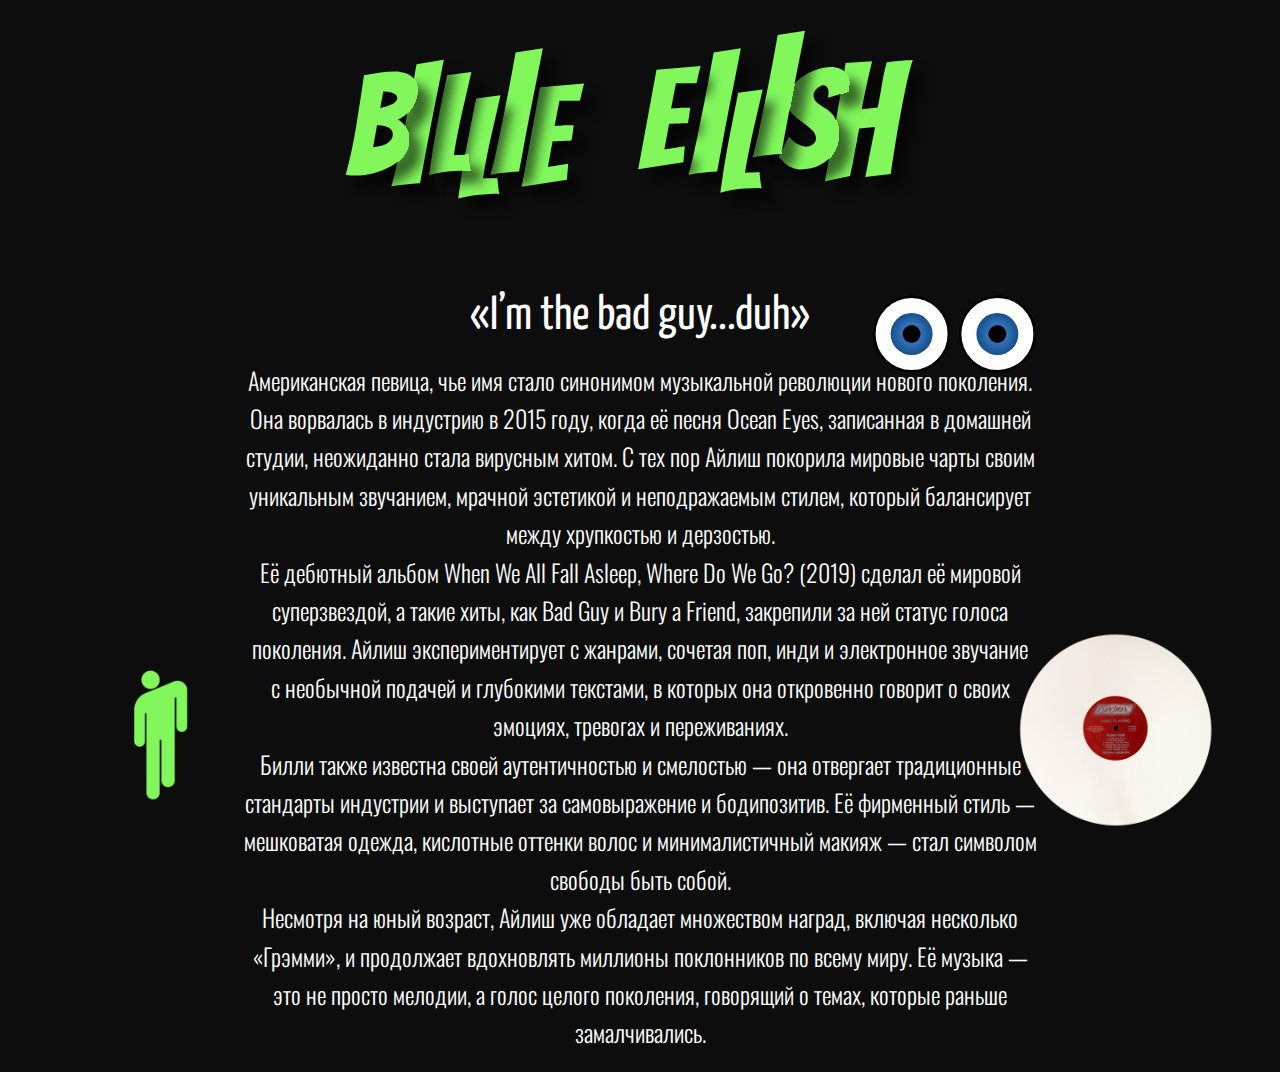
<file: index.html>
<!DOCTYPE html>
<html lang="ru">
<head>
    <meta charset="UTF-8">
    <meta name="viewport" content="width=device-width, initial-scale=1.0">
    <title>Billie Eilish</title>
    <link href="https://fonts.googleapis.com/css2?family=Oswald:wght@200..700&display=swap" rel="stylesheet">
    <link href="https://fonts.googleapis.com/css2?family=Yanone+Kaffeesatz:wght@200..700&display=swap" rel="stylesheet">
    <link rel="stylesheet" href="styles.css">
    
</head>
<body>
    <img src="images/NAME.svg" alt="Billie Eilish Title" class="name">
    <h><br></h>
    <h>&laquo;I&rsquo;m the bad guy...duh&raquo;</h>
    
    <p class="lead">Американская певица, чье имя стало синонимом музыкальной революции нового поколения. Она ворвалась в&nbsp;индустрию в&nbsp;2015&nbsp;году, когда её&nbsp;песня Ocean Eyes, записанная в&nbsp;домашней студии, неожиданно стала вирусным хитом. С&nbsp;тех пор Айлиш покорила мировые чарты своим уникальным звучанием, мрачной эстетикой и&nbsp;неподражаемым стилем, который балансирует между хрупкостью и&nbsp;дерзостью.

    <br>Её&nbsp;дебютный альбом When We&nbsp;All Fall Asleep, Where Do&nbsp;We&nbsp;Go? (2019) сделал её&nbsp;мировой суперзвездой, а&nbsp;такие хиты, как Bad Guy и&nbsp;Bury a&nbsp;Friend, закрепили за&nbsp;ней статус голосa поколения. Айлиш экспериментирует с&nbsp;жанрами, сочетая поп, инди и&nbsp;электронное звучание с&nbsp;необычной подачей и&nbsp;глубокими текстами, в&nbsp;которых она откровенно говорит о&nbsp;своих эмоциях, тревогах и&nbsp;переживаниях.

    <br>Билли также известна своей аутентичностью и&nbsp;смелостью&nbsp;&mdash; она отвергает традиционные стандарты индустрии и&nbsp;выступает за&nbsp;самовыражение и&nbsp;бодипозитив. Её&nbsp;фирменный стиль&nbsp;&mdash; мешковатая одежда, кислотные оттенки волос и&nbsp;минималистичный макияж&nbsp;&mdash; стал символом свободы быть собой.

    <br>Несмотря на&nbsp;юный возраст, Айлиш уже обладает множеством наград, включая несколько &laquo;Грэмми&raquo;, и&nbsp;продолжает вдохновлять миллионы поклонников по&nbsp;всему миру. Её&nbsp;музыка&nbsp;&mdash; это не&nbsp;просто мелодии, а&nbsp;голос целого поколения, говорящий о&nbsp;темах, которые раньше замалчивались.</p>
    
    <div class="images">
    <a href="biography.html" class="billie-figure">
        <img src="images/billie-figure.png" alt="Перейти к биографии">
    </a>
    <a href="discography.html" class="vinyl">
        <img src="images/vinyl-record.png" alt="Перейти к дискографии">
    </a>
</div>

    <div class="face">
        <div class="eye">
            <div class="iris">
                <div class="pupil"></div>
            </div>
        </div>
        <div class="eye">
            <div class="iris">
                <div class="pupil"></div>
            </div>
        </div>
    </div>

    <script>
        const eyes = document.querySelectorAll('.eye');

        document.addEventListener('mousemove', (e) => {
            eyes.forEach((eye) => {
                const iris = eye.querySelector('.iris');
                const pupil = eye.querySelector('.pupil');
                const eyeRect = eye.getBoundingClientRect();
                const eyeCenterX = eyeRect.left + eyeRect.width / 2;
                const eyeCenterY = eyeRect.top + eyeRect.height / 2;

                const dx = e.clientX - eyeCenterX;
                const dy = e.clientY - eyeCenterY;
                const angle = Math.atan2(dy, dx);

                const maxDistance = 20;
                const distance = Math.min(Math.sqrt(dx * dx + dy * dy), maxDistance);

                const irisX = Math.cos(angle) * distance;
                const irisY = Math.sin(angle) * distance;

                iris.style.transform = `translate(${irisX}px, ${irisY}px)`;
                pupil.style.transform = `translate(${irisX}px, ${irisY}px)`;
            });
        });
    </script>
</body>
</html>
</file>
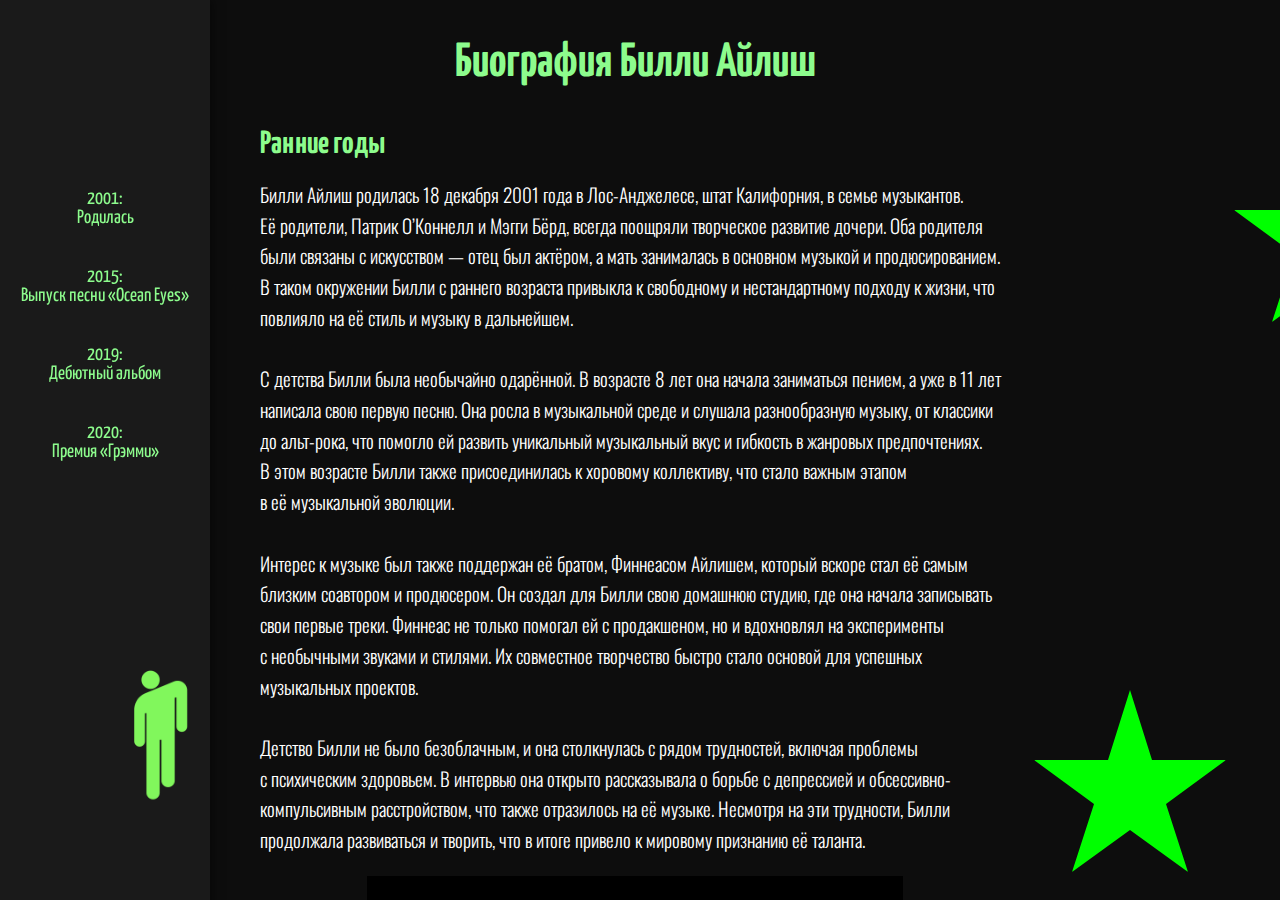
<file: biography.html>
<!DOCTYPE html>
<html lang="ru">
<head>
    <meta charset="UTF-8">
    <meta name="viewport" content="width=device-width, initial-scale=1.0">
    <title>Биография Билли Айлиш</title>
    <link href="https://fonts.googleapis.com/css2?family=Oswald:wght@200..700&display=swap" rel="stylesheet">
    <link href="https://fonts.googleapis.com/css2?family=Yanone+Kaffeesatz:wght@200..700&display=swap" rel="stylesheet">
    <link rel="stylesheet" href="styles.css">
</head>
<body>
<div class="container">
<div class="images">
    <a href="index.html" class="billie-figure">
        <img src="images/billie-figure.png" alt="Перейти на главную">
    </a>
	</div>
	
    <div class="timeline">
	
        <ul>
            <li class="year-2001">2001: <br>Родилась</li>
			<li class="year-2015">2015: <br>Выпуск песни &laquo;Ocean Eyes&raquo;</li>
			<li class="year-2019">2019: <br>Дебютный альбом</li>
			<li class="year-2020">2020: <br>Премия &laquo;Грэмми&raquo;</li>
        
        </ul>
		
    </div>
	
    <div class="content">
        <h1>Биография Билли Айлиш</h1>

        <h2>Ранние годы</h2>
        <p>Билли Айлиш родилась 18&nbsp;декабря 2001 года в&nbsp;Лос-Анджелесе, штат Калифорния, в&nbsp;семье музыкантов. Её&nbsp;родители, Патрик О&rsquo;Коннелл и&nbsp;Мэгги Бёрд, всегда поощряли творческое развитие дочери. Оба родителя были связаны с&nbsp;искусством&nbsp;&mdash; отец был актёром, а&nbsp;мать занималась в&nbsp;основном музыкой и&nbsp;продюсированием. В&nbsp;таком окружении Билли с&nbsp;раннего возраста привыкла к&nbsp;свободному и&nbsp;нестандартному подходу к&nbsp;жизни, что повлияло на&nbsp;её&nbsp;стиль и&nbsp;музыку в&nbsp;дальнейшем.

		<br><br>С&nbsp;детства Билли была необычайно одарённой. В&nbsp;возрасте 8&nbsp;лет она начала заниматься пением, а&nbsp;уже в&nbsp;11&nbsp;лет написала свою первую песню. Она росла в&nbsp;музыкальной среде и&nbsp;слушала разнообразную музыку, от&nbsp;классики до&nbsp;альт-рока, что помогло ей&nbsp;развить уникальный музыкальный вкус и&nbsp;гибкость в&nbsp;жанровых предпочтениях. В&nbsp;этом возрасте Билли также присоединилась к&nbsp;хоровому коллективу, что стало важным этапом в&nbsp;её&nbsp;музыкальной эволюции.

		<br><br>Интерес к&nbsp;музыке был также поддержан её&nbsp;братом, Финнеасом Айлишем, который вскоре стал её&nbsp;самым близким соавтором и&nbsp;продюсером. Он&nbsp;создал для Билли свою домашнюю студию, где она начала записывать свои первые треки. Финнеас не&nbsp;только помогал ей&nbsp;с&nbsp;продакшеном, но&nbsp;и&nbsp;вдохновлял на&nbsp;эксперименты с&nbsp;необычными звуками и&nbsp;стилями. Их&nbsp;совместное творчество быстро стало основой для успешных музыкальных проектов.

		<br><br>Детство Билли не&nbsp;было безоблачным, и&nbsp;она столкнулась с&nbsp;рядом трудностей, включая проблемы с&nbsp;психическим здоровьем. В&nbsp;интервью она открыто рассказывала о&nbsp;борьбе с&nbsp;депрессией и&nbsp;обсессивно-компульсивным расстройством, что также отразилось на&nbsp;её&nbsp;музыке. Несмотря на&nbsp;эти трудности, Билли продолжала развиваться и&nbsp;творить, что в&nbsp;итоге привело к&nbsp;мировому признанию её&nbsp;таланта.</p>

<img src="images/bad.png" alt="Billie Eilish Title" >


        <h2>Начало карьеры</h2>
        <p>Начало карьеры Билли Айлиш было таким&nbsp;же необычным, как и&nbsp;её&nbsp;музыка. В&nbsp;2015&nbsp;году, будучи всего 13-летней, она записала песню Ocean Eyes, написанную её&nbsp;братом Финнеасом. Изначально трек предназначался для танцевального проекта, но, загрузив его на&nbsp;платформу SoundCloud, Билли и&nbsp;не&nbsp;подозревала, что он&nbsp;мгновенно привлечёт внимание широкой аудитории. Песня стала вирусной, набирая миллионы прослушиваний, и&nbsp;вскоре привлекла внимание звукозаписывающих компаний, что стало первым серьёзным шагом в&nbsp;её&nbsp;карьере.

		<br><br>После успеха Ocean Eyes Билли подписала контракт с&nbsp;лейблом Interscope Records и&nbsp;продолжила работать над новым материалом вместе с&nbsp;братом. В&nbsp;2017 году вышел её&nbsp;дебютный мини-альбом Don&rsquo;t Smile at&nbsp;Me, который продемонстрировал её&nbsp;уникальный стиль&nbsp;&mdash; мрачный поп с&nbsp;глубокими текстами и&nbsp;атмосферным звучанием. Такие песни, как Bellyache и&nbsp;idontwannabeyouanymore, закрепили за&nbsp;ней образ загадочной, эмоциональной и&nbsp;необычной исполнительницы, а&nbsp;альбом попал в&nbsp;чарты по&nbsp;всему миру.

		<br><br>Успех дебютного мини-альбома позволил Билли отправиться в&nbsp;первый концертный тур, где её&nbsp;харизма и&nbsp;живое исполнение привлекли ещё больше поклонников. Её&nbsp;выступления были минималистичными, но&nbsp;проникновенными, с&nbsp;акцентом на&nbsp;эмоциональную подачу и&nbsp;близкий контакт с&nbsp;аудиторией. В&nbsp;этот период она начала формировать свой узнаваемый визуальный стиль&nbsp;&mdash; мешковатая одежда, кислотные цвета и&nbsp;тёмная эстетика, которая быстро стала частью её&nbsp;сценического образа.

		<br><br>К&nbsp;2018 году Билли Айлиш уже считалась одним из&nbsp;самых перспективных молодых артистов, а&nbsp;её&nbsp;имя всё чаще мелькало в&nbsp;списках будущих звёзд. Благодаря мощной поддержке фанатов, нестандартному подходу к&nbsp;музыке и&nbsp;тесному сотрудничеству с&nbsp;братом, она сумела создать собственную музыкальную вселенную, наполненную честностью, эмоциями и&nbsp;смелыми экспериментами. Всё это подготовило почву для выхода её&nbsp;дебютного альбома, который впоследствии сделал её&nbsp;мировой суперзвездой.</p>


        <h2>Путь к славе</h2>
        <p>Путь Билли Айлиш к&nbsp;славе начался с&nbsp;неожиданного успеха песни *Ocean Eyes*, но&nbsp;её&nbsp;становление в&nbsp;качестве мировой звезды было результатом упорного труда и&nbsp;уникального творческого подхода. После успеха первых треков она продолжала экспериментировать со&nbsp;звучанием, записывая песни в&nbsp;домашней студии вместе с&nbsp;братом Финнеасом. Важным шагом стало её&nbsp;решение оставаться верной себе и&nbsp;своему стилю, несмотря на&nbsp;давление музыкальной индустрии. Её&nbsp;мрачная эстетика, честные тексты и&nbsp;минималистичное, но&nbsp;глубокое звучание стали свежим глотком в&nbsp;мире поп-музыки, привлекая миллионы слушателей по&nbsp;всему миру. 

		<br><br>В&nbsp;2018 году сингл *Lovely*, записанный совместно с&nbsp;Халидом, стал новым витком в&nbsp;карьере Билли, привлекая ещё больше внимания к&nbsp;её&nbsp;творчеству. Трек попал в&nbsp;саундтрек популярного сериала Netflix &laquo;13&nbsp;причин почему&raquo; и&nbsp;укрепил её&nbsp;позиции на&nbsp;музыкальном Олимпе. Тогда&nbsp;же она начала сотрудничество с&nbsp;крупнейшими мировыми брендами и&nbsp;получила приглашения на&nbsp;крупные фестивали, такие как Coachella. Её&nbsp;живые выступления стали вирусными, а&nbsp;публика отмечала не&nbsp;только мощную эмоциональную подачу, но&nbsp;и&nbsp;её&nbsp;харизматичное общение со&nbsp;зрителями, что сделало Билли кумиром молодого поколения. 

		<br><br>Настоящий прорыв произошёл в&nbsp;2019 году с&nbsp;выходом её&nbsp;дебютного альбома *When We&nbsp;All Fall Asleep, Where Do&nbsp;We&nbsp;Go?*, который возглавил чарты более чем в&nbsp;15&nbsp;странах. Альбом включал хиты *Bad Guy*, *Bury a&nbsp;Friend* и&nbsp;*When the Party&rsquo;s Over*, которые мгновенно стали гимнами для миллионов поклонников. В&nbsp;то&nbsp;же время её&nbsp;фирменный стиль&nbsp;&mdash; тёмные образы, мешковатая одежда и&nbsp;провокационные клипы&nbsp;&mdash; стали частью поп-культуры, а&nbsp;сама Билли обрела статус музыкального феномена. Альбом принёс ей&nbsp;пять премий &laquo;Грэмми&raquo;, включая награду за&nbsp;&laquo;Альбом года&raquo;, сделав её&nbsp;самой молодой обладательницей этой награды в&nbsp;истории. 

		<br><br>Несмотря на&nbsp;ошеломительный успех, Билли продолжала оставаться верной своим принципам. Она использовала свою популярность, чтобы поднимать важные социальные темы&nbsp;&mdash; проблемы психического здоровья, бодипозитива и&nbsp;влияния славы на&nbsp;молодёжь. Её&nbsp;путь к&nbsp;славе стал доказательством того, что аутентичность и&nbsp;честность могут покорить сердца миллионов. Билли Айлиш не&nbsp;просто стала звездой&nbsp;&mdash; она изменила представления о&nbsp;современной поп-музыке, задав новый стандарт искренности и&nbsp;уникальности.</p>

        <h2>Сегодняшний день</h2>
        <p>На&nbsp;сегодняшний день Билли Айлиш остаётся одной из&nbsp;самых влиятельных и&nbsp;популярных артисток мирового масштаба. Её&nbsp;творчество продолжает эволюционировать, обретая новые грани и&nbsp;глубину. С&nbsp;каждым новым релизом она демонстрирует более зрелый подход к&nbsp;музыке, затрагивая сложные темы, такие как личностный рост, одиночество и&nbsp;общественное давление. Билли остаётся верна своему стилю, но&nbsp;при этом смело экспериментирует со&nbsp;звучанием, сочетая элементы поп-музыки, инди и&nbsp;электроники, что делает её&nbsp;творчество по-прежнему уникальным и&nbsp;свежим. 

		<br><br>После выхода второго студийного альбома *Happier Than Ever* в&nbsp;2021 году Билли доказала, что её&nbsp;успех не&nbsp;был случайностью. Альбом, наполненный откровенными и&nbsp;личными композициями, позволил поклонникам увидеть её&nbsp;с&nbsp;новой стороны&nbsp;&mdash; более осознанной и&nbsp;искренней. Песни, такие как *Your Power* и&nbsp;*NDA*, показали её&nbsp;умение открыто говорить о&nbsp;сложных жизненных моментах, а&nbsp;одноимённый трек *Happier Than Ever* стал мощным гимном внутренней свободы и&nbsp;самоопределения. 

		<br><br>Помимо музыкальных достижений, Билли Айлиш активно участвует в&nbsp;социальных и&nbsp;экологических проектах. Она открыто высказывается по&nbsp;вопросам изменения климата, защиты животных и&nbsp;важности ментального здоровья. Билли также сотрудничает с&nbsp;известными модными брендами, но&nbsp;при этом остаётся верной своим принципам устойчивого производства и&nbsp;этичного потребления. Её&nbsp;стиль остаётся вдохновением для миллионов, а&nbsp;уверенность и&nbsp;независимость делают её&nbsp;ролевой моделью для молодого поколения. 

		<br><br>В&nbsp;настоящее время Билли продолжает радовать поклонников новыми проектами, концертными турами и&nbsp;неожиданными творческими коллаборациями. Она не&nbsp;боится меняться и&nbsp;пробовать себя в&nbsp;новых ролях&nbsp;&mdash; будь&nbsp;то документальные фильмы о&nbsp;её&nbsp;жизни, модные кампании или эксперименты с&nbsp;новыми музыкальными жанрами. Несмотря на&nbsp;молодой возраст, Билли Айлиш уже оставила неизгладимый след в&nbsp;современной культуре и&nbsp;продолжает вдохновлять миллионы людей по&nbsp;всему миру своей искренностью и&nbsp;талантом.</p>
    <br>
		<br>
		<br>
		<br>
		
	
	
	</div>
	
	<div class="zcontainer" style="margin-top: 600px;">
        <div class="star-card" onclick="this.classList.toggle('flipped')">
            <div class="star-face front"></div>
            <div class="star-face back">Билли и&nbsp;её&nbsp;семья придерживаются веганства и&nbsp;активно поддерживают защиту животных.</div>
        </div>
    </div>
	
	<div class="zcontainer" style="margin-top: 50px;">
        <div class="star-card" onclick="this.classList.toggle('flipped')">
            <div class="star-face front"></div>
            <div class="star-face back">До&nbsp;музыки Билли увлекалась танцами, но&nbsp;травма заставила её&nbsp;сменить карьерный путь.</div>
        </div>
    </div>
	
	<div class="zcontainer" style="margin-top: 1050px; margin-left: -250px;">
        <div class="star-card" onclick="this.classList.toggle('flipped')">
            <div class="star-face front"></div>
            <div class="star-face back">Самые вдохновляющие идеи приходят к&nbsp;Билли, когда она лежит в&nbsp;темноте на&nbsp;кровати.</div>
        </div>
    </div>
	
	<div class="zcontainer" style="margin-top: 1550px; margin-left: -350px;">
        <div class="star-card" onclick="this.classList.toggle('flipped')">
            <div class="star-face front"></div>
            <div class="star-face back">Её&nbsp;мама, Мэгги Бейрд, помогает с&nbsp;созданием видеоклипов и&nbsp;воплощением творческих идей.</div>
        </div>
    </div>
	
	<div class="zcontainer" style="margin-top: 2150px; margin-left: 0px;">
        <div class="star-card" onclick="this.classList.toggle('flipped')">
            <div class="star-face front"></div>
            <div class="star-face back">Любимый цвет&nbsp;&mdash; чёрный&nbsp;, хотя зелёный стал её&nbsp;фирменным стилем, в&nbsp;душе она предпочитает чёрный.</div>
        </div>
    </div>
	
	<div class="zcontainer" style="margin-top: 2650px; margin-left: -350px;">
        <div class="star-card" onclick="this.classList.toggle('flipped')">
            <div class="star-face front"></div>
            <div class="star-face back">Билли обожает мягкие игрушки и&nbsp;берёт любимого плюшевого мишку в&nbsp;туры.</div>
        </div>
    </div>
	
</div>



</body>
</html>
</file>
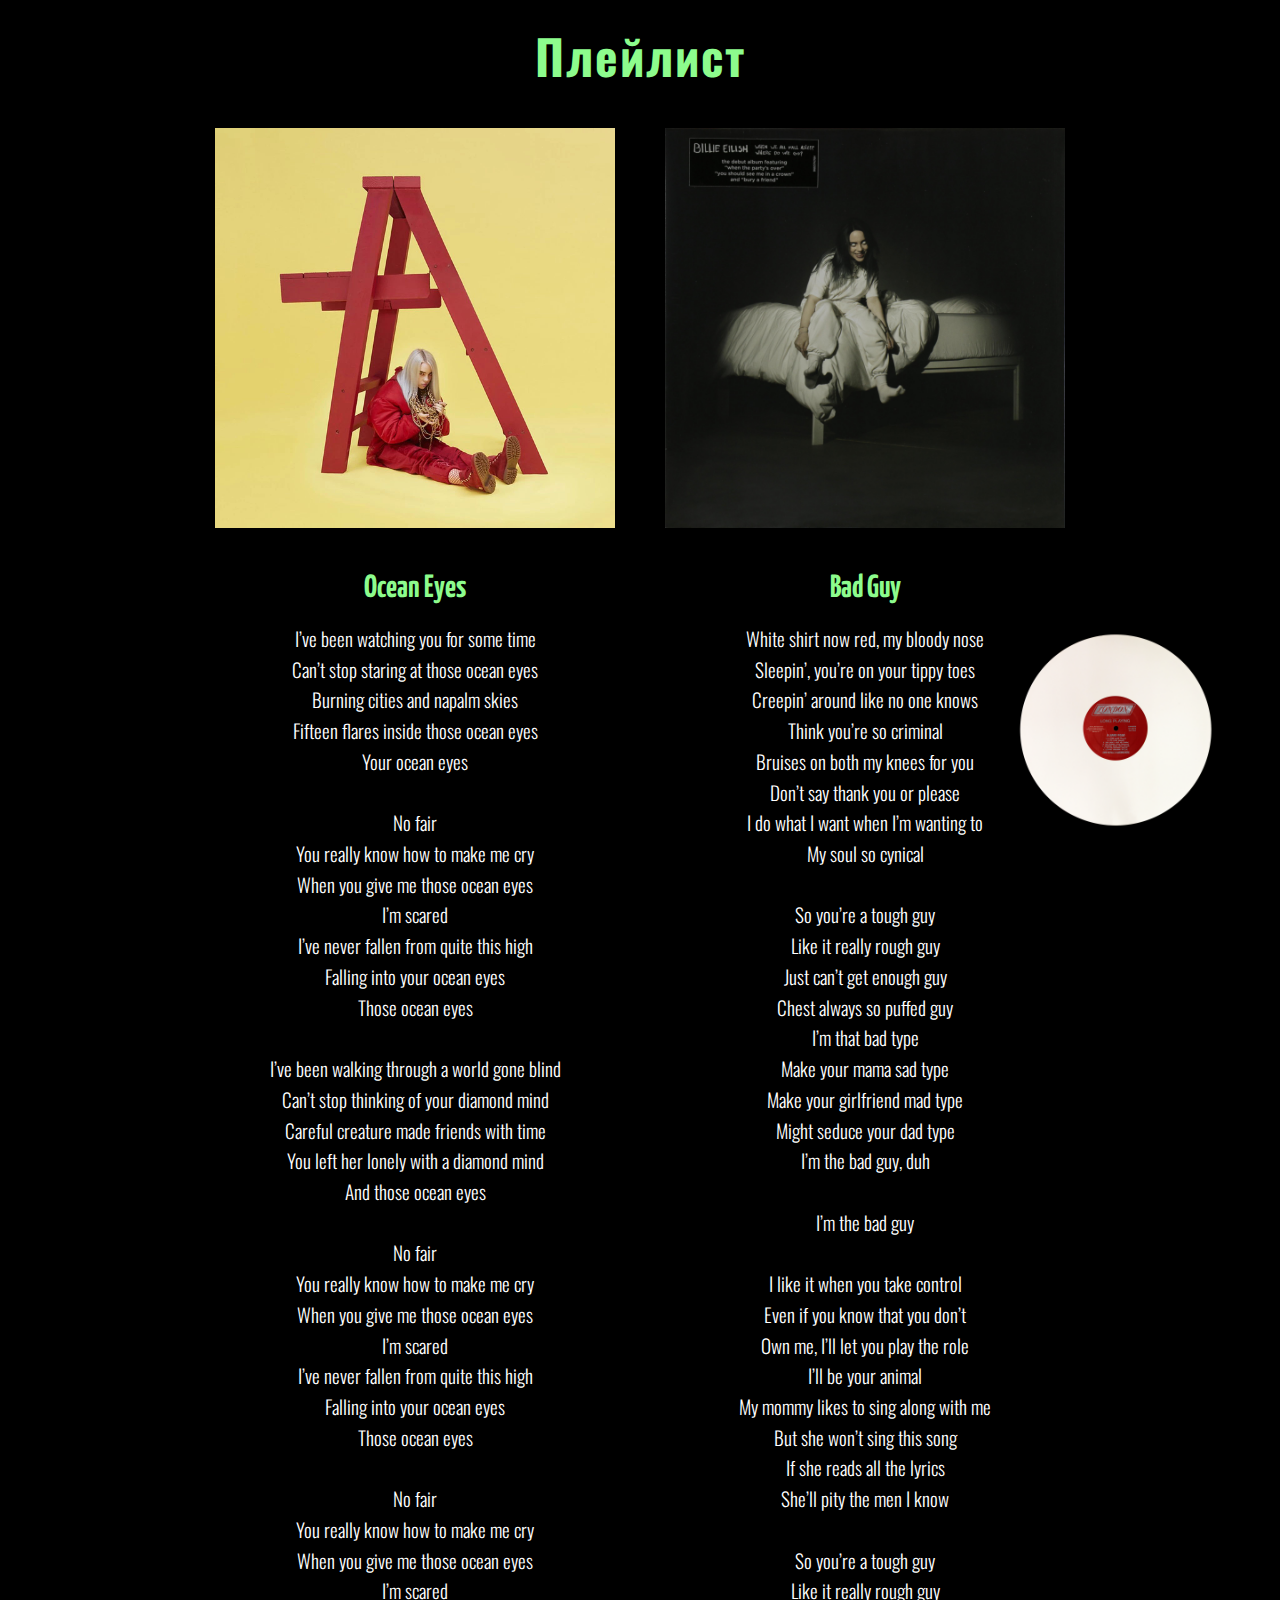
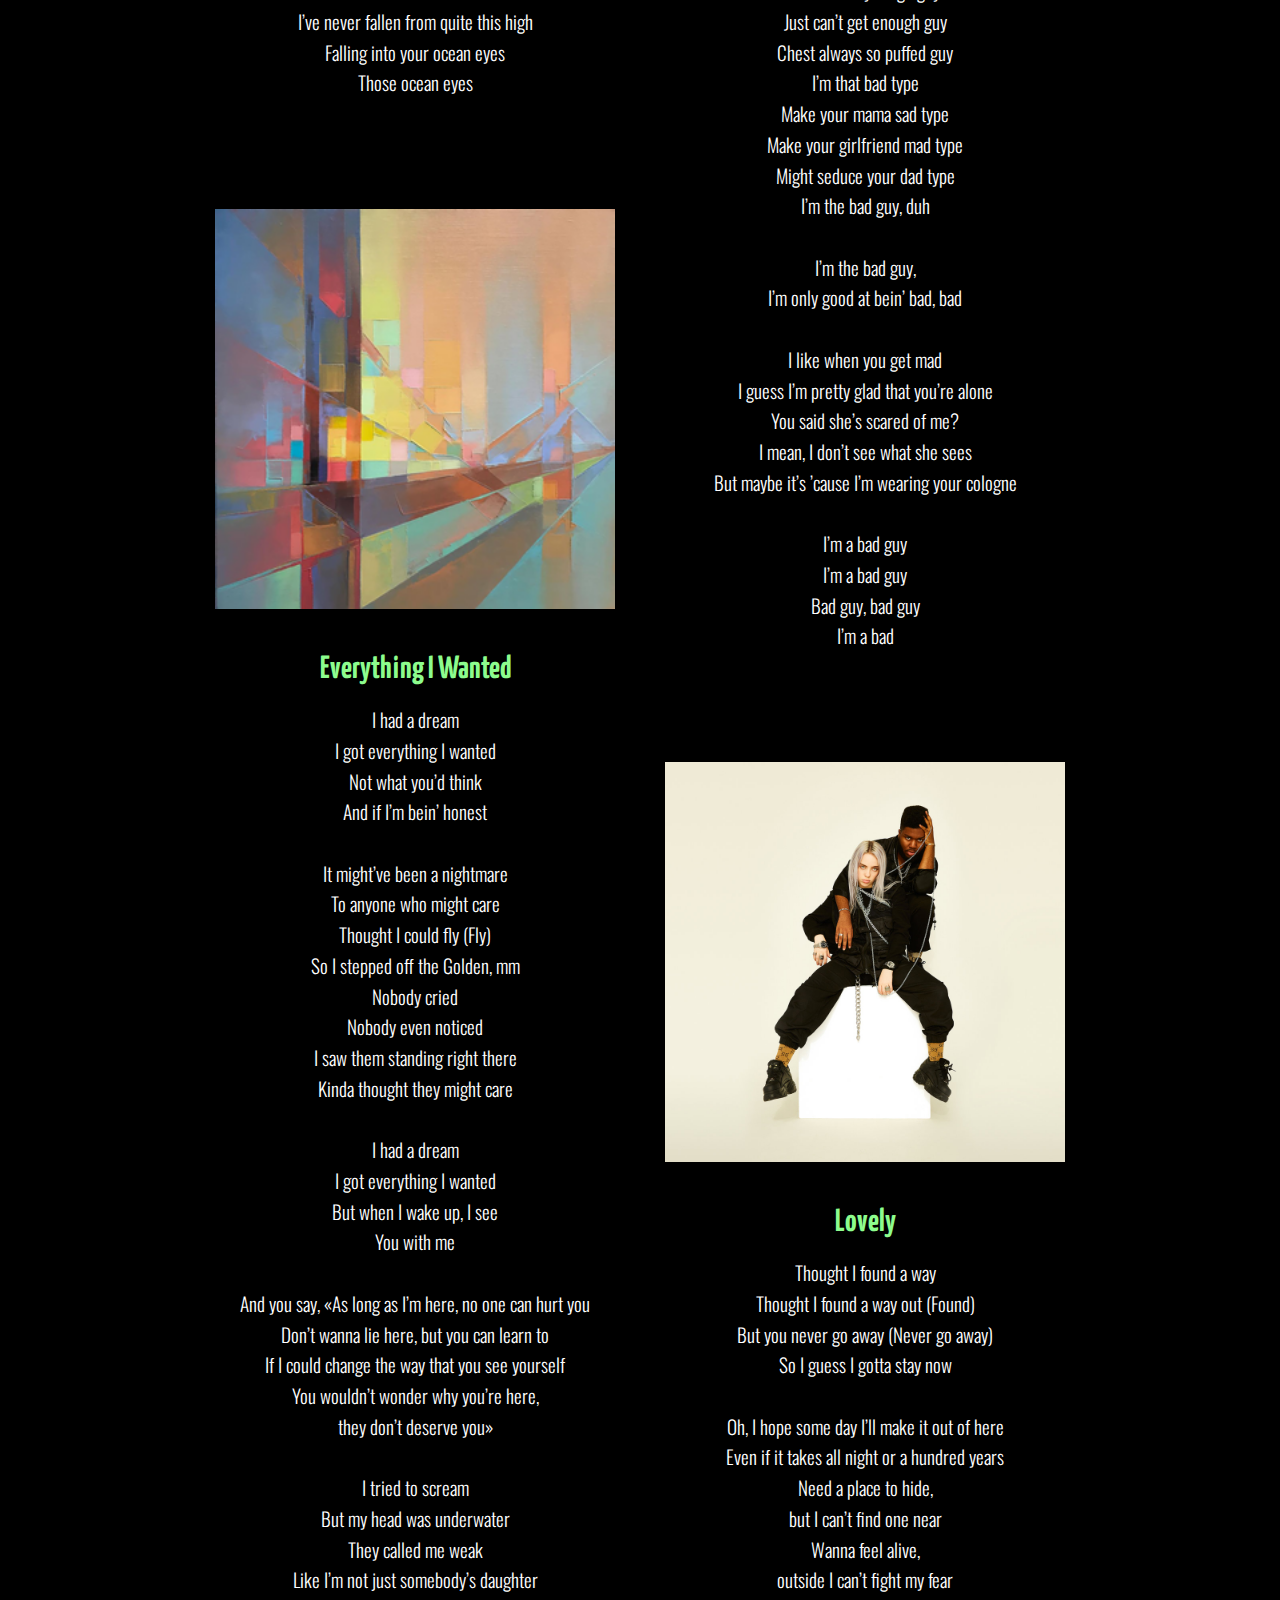
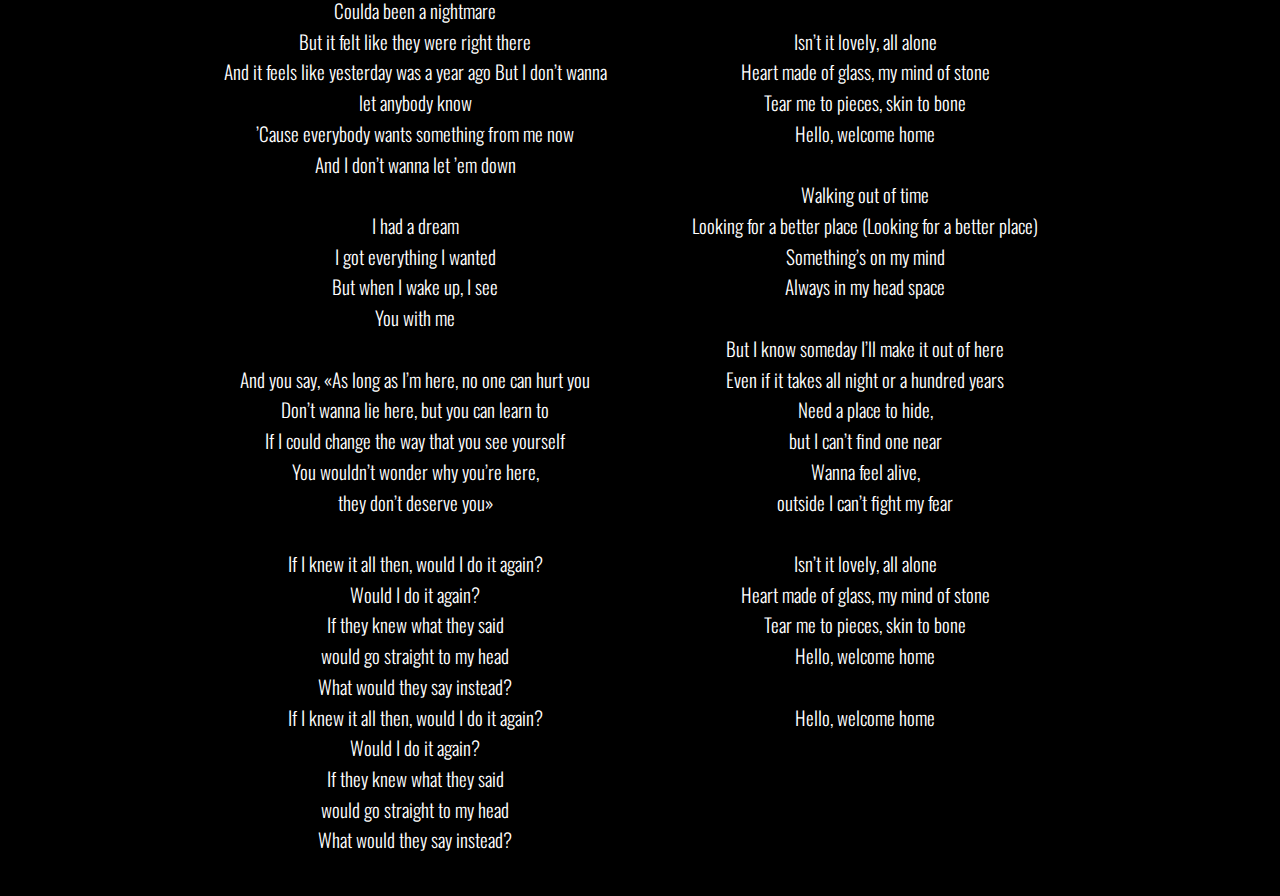
<file: discography.html>
<!DOCTYPE html>
<html lang="en">
<head>
    <meta charset="UTF-8">
    <meta name="viewport" content="width=device-width, initial-scale=1.0">
    <title>Billie Eilish Discography</title>
    <link href="https://fonts.googleapis.com/css2?family=Oswald:wght@200..700&display=swap" rel="stylesheet">
    <link href="https://fonts.googleapis.com/css2?family=Yanone+Kaffeesatz:wght@200..700&display=swap" rel="stylesheet">
    <link rel="stylesheet" href="styles2.css">
</head>

<body>
 <header class="page-header">
        <h1 class="page-title">Плейлист</h1>
    </header>
    <div class="discography-wrapper">
        <div class="album">
		<br>
		<br>
		<br>
		<br>
		<br>
		<br>
            <img src="images/album1.jpg" alt="Album 1" class="album-cover">
			<h2>Ocean Eyes</h2>
            <p>I&rsquo;ve been watching you for some time
<br>Can&rsquo;t stop staring at&nbsp;those ocean eyes
<br>Burning cities and napalm skies
<br>Fifteen flares inside those ocean eyes
<br>Your ocean eyes
<br>
<br>No&nbsp;fair
<br>You really know how to&nbsp;make me&nbsp;cry
<br>When you give me&nbsp;those ocean eyes
<br>I&rsquo;m scared
<br>I&rsquo;ve never fallen from quite this high
<br>Falling into your ocean eyes
<br>Those ocean eyes
<br>
<br>I&rsquo;ve been walking through a&nbsp;world gone blind
<br>Can&rsquo;t stop thinking of&nbsp;your diamond mind
<br>Careful creature made friends with time
<br>You left her lonely with a&nbsp;diamond mind
<br>And those ocean eyes
<br>
<br>No&nbsp;fair
<br>You really know how to&nbsp;make me&nbsp;cry
<br>When you give me&nbsp;those ocean eyes
<br>I&rsquo;m scared
<br>I&rsquo;ve never fallen from quite this high
<br>Falling into your ocean eyes
<br>Those ocean eyes
<br>
<br>No&nbsp;fair
<br>You really know how to&nbsp;make me&nbsp;cry
<br>When you give me&nbsp;those ocean eyes
<br>I&rsquo;m scared
<br>I&rsquo;ve never fallen from quite this high
<br>Falling into your ocean eyes
<br>Those ocean eyes

</p>

<br>
<br>
<br>
<br>
<br>

<div class="album">
            <img src="images/album4.png" alt="Album 4" class="album-cover">
            <h2>Everything I Wanted</h2>
			<p>
                I&nbsp;had a&nbsp;dream
<br>I&nbsp;got everything&nbsp;I wanted
<br>Not what you&rsquo;d think
<br>And if&nbsp;I&rsquo;m bein&rsquo; honest
<br><br>It&nbsp;might&rsquo;ve been a&nbsp;nightmare
<br>To&nbsp;anyone who might care
<br>Thought I&nbsp;could fly (Fly)
<br>So&nbsp;I&nbsp;stepped off the Golden, mm
<br>Nobody cried
<br>Nobody even noticed
<br>I&nbsp;saw them standing right there
<br>Kinda thought they might care
<br>
<br>I&nbsp;had a&nbsp;dream
<br>I&nbsp;got everything&nbsp;I wanted
<br>But when&nbsp;I wake&nbsp;up, I&nbsp;see
<br>You with me
<br>
<br>And you say, &laquo;As&nbsp;long as&nbsp;I&rsquo;m here, no&nbsp;one can hurt you
<br>Don&rsquo;t wanna lie here, but you can learn to
<br>If&nbsp;I&nbsp;could change the way that you see yourself
<br>You wouldn&rsquo;t wonder why you&rsquo;re here,
<br>they don&rsquo;t deserve you&raquo;
<br>
<br>I&nbsp;tried to&nbsp;scream
<br>But my&nbsp;head was underwater
<br>They called me&nbsp;weak
<br>Like I&rsquo;m not just somebody&rsquo;s daughter
<br>Coulda been a&nbsp;nightmare
<br>But it&nbsp;felt like they were right there
<br>And it&nbsp;feels like yesterday was a&nbsp;year ago
But I&nbsp;don&rsquo;t wanna let anybody know
<br>&rsquo;Cause everybody wants something from me&nbsp;now
<br>And I&nbsp;don&rsquo;t wanna let &rsquo;em down
<br>
<br>I&nbsp;had a&nbsp;dream
<br>I&nbsp;got everything&nbsp;I wanted
<br>But when&nbsp;I wake&nbsp;up, I&nbsp;see
<br>You with me
<br>
<br>And you say, &laquo;As&nbsp;long as&nbsp;I&rsquo;m here, no&nbsp;one can hurt you
<br>Don&rsquo;t wanna lie here, but you can learn to
<br>If&nbsp;I&nbsp;could change the way that you see yourself
<br>You wouldn&rsquo;t wonder why you&rsquo;re here,
<br>they don&rsquo;t deserve you&raquo;
<br>
<br>If&nbsp;I&nbsp;knew it&nbsp;all then, would I&nbsp;do it&nbsp;again?
<br>Would I&nbsp;do it&nbsp;again?
<br>If&nbsp;they knew what they said
<br>would go&nbsp;straight to&nbsp;my&nbsp;head
<br>What would they say instead?
<br>If&nbsp;I&nbsp;knew it&nbsp;all then, would I&nbsp;do it&nbsp;again?
<br>Would I&nbsp;do it&nbsp;again?
<br>If&nbsp;they knew what they said
<br>would go&nbsp;straight to&nbsp;my&nbsp;head
<br>What would they say instead?


            </p>
        </div>





        </div>
        <div class="album">
		<br>
		<br>
		<br>
		<br>
		<br>
		<br>
            <img src="images/album2.jpg" alt="Album 2" class="album-cover">
			<h2>Bad Guy</h2>
            <p>White shirt now red, my&nbsp;bloody nose
<br>Sleepin&rsquo;, you&rsquo;re on&nbsp;your tippy toes
<br>Creepin&rsquo; around like no&nbsp;one knows
<br>Think you&rsquo;re so&nbsp;criminal
<br>Bruises on&nbsp;both my&nbsp;knees for you
<br>Don&rsquo;t say thank you or&nbsp;please
<br>I&nbsp;do what&nbsp;I want when I&rsquo;m wanting to
<br>My&nbsp;soul so&nbsp;cynical
<br>
<br>So&nbsp;you&rsquo;re a&nbsp;tough guy
<br>Like it&nbsp;really rough guy
<br>Just can&rsquo;t get enough guy
<br>Chest always so&nbsp;puffed guy
<br>I&rsquo;m that bad type
<br>Make your mama sad type
<br>Make your girlfriend mad type
<br>Might seduce your dad type
<br>I&rsquo;m the bad guy, duh
<br>
<br>I&rsquo;m the bad guy
<br>
<br>I&nbsp;like it&nbsp;when you take control
<br>Even if&nbsp;you know that you don&rsquo;t
<br>Own me, I&rsquo;ll let you play the role
<br>I&rsquo;ll be&nbsp;your animal
<br>My&nbsp;mommy likes to&nbsp;sing along with me
<br>But she won&rsquo;t sing this song
<br>If&nbsp;she reads all the lyrics
<br>She&rsquo;ll pity the men&nbsp;I know
<br>
<br>So&nbsp;you&rsquo;re a&nbsp;tough guy
<br>Like it&nbsp;really rough guy
<br>Just can&rsquo;t get enough guy
<br>Chest always so&nbsp;puffed guy
<br>I&rsquo;m that bad type
<br>Make your mama sad type
<br>Make your girlfriend mad type
<br>Might seduce your dad type
<br>I&rsquo;m the bad guy, duh
<br>
<br>I&rsquo;m the bad guy,
<br>I&rsquo;m only good at&nbsp;bein&rsquo; bad, bad
<br>
<br>I&nbsp;like when you get mad
<br>I&nbsp;guess I&rsquo;m pretty glad that you&rsquo;re alone
<br>You said she&rsquo;s scared of&nbsp;me?
<br>I&nbsp;mean, I&nbsp;don&rsquo;t see what she sees
<br>But maybe it&rsquo;s &rsquo;cause I&rsquo;m wearing your cologne
<br>
<br>I&rsquo;m a&nbsp;bad guy
<br>I&rsquo;m a&nbsp;bad guy
<br>Bad guy, bad guy
<br>I&rsquo;m a&nbsp;bad</p>

<br>
<br>
<br>
<br>
<br>

	<div class="album">
            <img src="images/album3.jpg" alt="Album 3" class="album-cover">
			<h2>Lovely</h2>
            <p>
                Thought I&nbsp;found a&nbsp;way
<br>Thought I&nbsp;found a&nbsp;way out (Found)
<br>But you never go&nbsp;away (Never go&nbsp;away)
<br>So&nbsp;I&nbsp;guess&nbsp;I gotta stay now
<br>
<br>Oh, I&nbsp;hope some day I&rsquo;ll make it&nbsp;out of&nbsp;here
<br>Even if&nbsp;it&nbsp;takes all night or&nbsp;a&nbsp;hundred years
<br>Need a&nbsp;place to&nbsp;hide,
<br>but&nbsp;I can&rsquo;t find one near
<br>Wanna feel alive,
<br>outside&nbsp;I can&rsquo;t fight my&nbsp;fear
<br>
<br>Isn&rsquo;t it&nbsp;lovely, all alone
<br>Heart made of&nbsp;glass, my&nbsp;mind of&nbsp;stone
<br>Tear me&nbsp;to&nbsp;pieces, skin to&nbsp;bone
<br>Hello, welcome home
<br>
<br>Walking out of&nbsp;time
<br>Looking for a&nbsp;better place (Looking for a&nbsp;better place)
<br>Something&rsquo;s on&nbsp;my&nbsp;mind
<br>Always in&nbsp;my&nbsp;head space
<br>
<br>But I&nbsp;know someday I&rsquo;ll make it&nbsp;out of&nbsp;here
<br>Even if&nbsp;it&nbsp;takes all night or&nbsp;a&nbsp;hundred years
<br>Need a&nbsp;place to&nbsp;hide,
<br>but&nbsp;I can&rsquo;t find one near
<br>Wanna feel alive,
<br>outside&nbsp;I can&rsquo;t fight my&nbsp;fear
<br>
<br>Isn&rsquo;t it&nbsp;lovely, all alone
<br>Heart made of&nbsp;glass, my&nbsp;mind of&nbsp;stone
<br>Tear me&nbsp;to&nbsp;pieces, skin to&nbsp;bone
<br>Hello, welcome home
<br>
<br>Hello, welcome home
            </p>
        </div>	

        </div>
    </div>
	
	<div class="images">
	<a href="index.html" class="vinyl">
        <img src="images/vinyl-record.png" alt="Перейти к дискографии">
    </a>
	</div>
	
	
		
</body>
</html>
</file>
<file: styles.css>
/* Основные стили страницы */
body {
    background-color: #0d0d0d; /* Благородный черный */
    color: #ffffff; /* Белый текст */
    font-family: Arial, sans-serif;
    text-align: center;
    margin: 0;
    padding: 0;
}

/* Стиль для подзаголовка */
h {
    color: #ffffff; 
    font-size: 3em;
    margin-top: 50px;
    font-family: "Yanone Kaffeesatz", monospace; /* Подключаем шрифт Martian Mono */
	font-weight: 400;
}

/* Класс для вариаций шрифта  */
.yanone-kaffeesatz-<uniquifier> {
  font-family: "Yanone Kaffeesatz", serif;
  font-optical-sizing: auto;
  font-weight: 400;
  font-style: normal;
}
/* Стиль для основной информации */
.oswald-<uniquifier> {
  font-family: "Oswald", serif;
  font-optical-sizing: auto;
  font-weight: 300;
  font-style: normal;
}

.lead {
  font-family: "Oswald", serif; /* Применяем шрифт Zen Kurenaido для основного текста */
  font-size: 1.5em;
  max-width: 800px;
  margin: 20px auto;
  line-height: 1.6;
  font-weight: 300;
}



/* Стили для изображений */
.images {
	position: absolute;
    display: flex;
    top: 70%; /* Опускаем ниже */
    width: 100%;
    z-index: 1; /* Убедимся, что изображения не перекрывают глаза */
	padding: 0; /* Убираем отступы */
    margin: 0; /* Убираем внешние отступы */
}

.images a {
	position: absolute;
    top: 0;
    display: flex;
    justify-content: center;
    align-items: center;
    transition: transform 0.3s ease;
}

.images img {
    width: 200px;
    cursor: pointer;
    /*transition: transform 0.3s ease, scale 0.3s ease;*/
}

.images .billie-figure {
    left: 5%; /* Размещаем человечка слева */
	top: 70%;
	transform: scale(1.1);
}

.images .vinyl {
    right: 5%; /* Размещаем пластинку справа */
	top: 70%;
    animation: spin 5s linear infinite;
}

.images img:hover {
    transform: scale(1.1); /* Увеличиваем при наведении */
}

/* Стиль для виниловой пластинки с анимацией */
.vinyl {
    animation: spin 5s linear infinite;
}

.vinyl:hover {
    transform: scale(1.1) rotate(360deg);
}

/* Анимация для вращения */
@keyframes spin {
    from { transform: rotate(0deg); }
    to { transform: rotate(360deg); }
}


/* Стиль для изображения имени */
.name {
    width: 600px;
    height: auto;
    margin: 0 auto;
    display: block;
    animation: shake 0.9s infinite;
}

@keyframes shake {
    0% { transform: translateX(0); }
    25% { transform: translateX(-10px); }
    50% { transform: translateX(10px); }
    75% { transform: translateX(-10px); }
    100% { transform: translateX(10px); }
}

.name:hover {
    animation-play-state: paused; /* Останавливаем анимацию при наведении */
}

/* Стиль для глаз */
.face {
  position: absolute;
    top: 30%; /* Перемещаем глаза на середину страницы */
    right: 190px; /* Расстояние от правого края */
    display: flex;
    gap: 15px; /* Расстояние между глазами */
    transform: scale(0.6); /* Дополнительное уменьшение */
    z-index: 2; /* Убедимся, что глаза будут поверх других элементов */
}

.eye {
  width: 120px;
  height: 120px;
  background: white;
  border: 4px solid #000;
  border-radius: 50%;
  position: relative;
  display: flex;
  justify-content: center;
  align-items: center;
}

.iris {
  width: 70px;
  height: 70px;
  background: radial-gradient(circle, #4A90E2, #003366);
  border-radius: 50%;
  position: absolute;
  display: flex;
  justify-content: center;
  align-items: center;
  transition: transform 0.1s ease-out;
}

.pupil {
  width: 30px;
  height: 30px;
  background: black;
  border-radius: 50%;
  position: absolute;
}







.container {
    display: flex;
    height: 100vh;
    overflow: auto;
}
/* Лента времени */
.timeline {
    width: 210px;
    background-color: #1a1a1a;
    padding: 20px 0;
    position: fixed;  /* Фиксируем ленту времени */
    height: 100vh;
    left: 0;
    top: 0;
    
    box-shadow: 2px 0 10px rgba(0, 0, 0, 0.5);
}

.timeline ul {
    list-style: none;
    padding: 0;
    margin: 0;
	position: relative;
    top: 50px;
}

.timeline li {
    margin: 40px 0;
    color: #8dfc8d; /* Кислотный зеленый */
    font-family: "Yanone Kaffeesatz", monospace;
    font-size: 1.2em;
}

.timeline .year-2001 {
    margin-top: 120px; /* Меньше отступ */
}

.timeline .year-2015 {
    margin-top: 0px; /* Меньше отступ */
}

.timeline .year-2019 {
    margin-top: 0px; /* Меньше отступ */
}

.timeline .year-2020 {
    margin-top: 0px; /* Меньше отступ */
}



.content {
    margin-left: 240px;
    padding: 20px;
    max-width: 800px;
}

.content h1 {
    font-family: "Yanone Kaffeesatz", monospace;
    font-size: 3em;
    font-weight: bold;
    color: #8dfc8d;
    text-align: center;
    margin-top: 20px;
}

.content h2 {
    font-family: "Yanone Kaffeesatz", monospace;
    font-size: 2em;
    color: #8dfc8d;
    margin: 40px 0 10px;
    text-align: left;
}

.content p {
    font-family: "Oswald", sans-serif;
    font-size: 1.2em;
    line-height: 1.6;
    margin: 20px 0;
	font-weight: 300;
    text-align: left; /* Добавлено для выравнивания текста по левому краю */
}




 .spark-container {
            position: absolute;
            top: 50%;
            right: 10%;
            transform: translateY(-50%);
            text-align: center;
        }
        .spark {
            width: 150px;
            height: 150px;
            background: radial-gradient(circle, rgba(0,255,0,0.8) 0%, rgba(0,255,0,0.2) 60%, transparent 100%);
            clip-path: polygon(
                50% 0%, 60% 35%, 100% 40%, 70% 60%, 80% 100%, 50% 75%, 
                20% 100%, 30% 60%, 0% 40%, 40% 35%
            );
            position: relative;
            animation: rotateSpark 8s linear infinite;
        }
        @keyframes rotateSpark {
            0% { transform: rotate(0deg); }
            100% { transform: rotate(360deg); }
        }
        .fact {
            position: absolute;
            top: 50%;
            left: 50%;
            transform: translate(-50%, -50%);
            font-size: 20px;
            width: 200px;
            text-align: center;
            opacity: 0.8;
        }






 .zcontainer {
            perspective: 1000px;

    
}
        
        .star-card {
			transform: translateY(90px) rotate(0deg);
            width: 200px;
            height: 200px;
            position: relative;
            transform-style: preserve-3d;
            transition: transform 0.8s;
            cursor: pointer;
        }
        .star-card.flipped {
            transform: rotateY(180deg);
        }
        .star-face {
            position: absolute;
            width: 100%;
            height: 100%;
            backface-visibility: hidden;
            display: flex;
            justify-content: center;
            align-items: center;
            border-radius: 50%;
        }
        .front {
            background: #00ff00 20%;
            clip-path: polygon(
                50% 0%, 61% 35%, 98% 35%, 68% 57%, 79% 91%,
                50% 70%, 21% 91%, 32% 57%, 2% 35%, 39% 35%
            );
            transform: rotate(0deg);
        }
        .back {
            background: #1a1a1a;
            transform: rotateY(180deg);
            padding: 20px;
            box-sizing: border-box;
            text-align: center;
</file>
<file: styles2.css>
body {
    background-color: black;
    color: #ffffff;
    font-family: Arial, sans-serif;
    margin: 0;
    padding: 0;
    display: flex;
    justify-content: center;
    align-items: center;
    min-height: 100vh;
}


h {
    color: #ffffff; 
    font-size: 3em;
    margin-top: 50px;
    font-family: "Yanone Kaffeesatz", monospace; /* Подключаем шрифт Martian Mono */
	font-weight: 400;
}

h1 {
    font-family: "Yanone Kaffeesatz", monospace;
    font-size: 3em;
    font-weight: bold;
    color: #8dfc8d;
    text-align: center;
    margin-top: 20px;
}


h2 {
    font-family: "Yanone Kaffeesatz", monospace;
    font-size: 2em;
    color: #8dfc8d;
    margin: 40px 0 10px;
    text-align: center;
}

p { 
    font-family: "Oswald", sans-serif;
    font-size: 1.2em;
    line-height: 1.6;
    margin: 20px 0;
    font-weight: 300;
    text-align: center; /* Изменено для выравнивания текста по центру */
}
.page-title {
    font-family: 'Oswald', sans-serif;
    font-size: 48px;
    font-weight: 700;
    color: #0f0; /* Неоновый зеленый цвет */
    text-align: center;
    margin-top: 30px;
    
    letter-spacing: 2px;
}
.page-header {
    position: absolute;
    top: 0;
    width: 100%;
    text-align: center;
    background-color: black; /* Цвет фона под заголовком */
    padding: 20px 0;
    z-index: 10; /* Убедимся, что заголовок выше остального контента */
    
}

.page-title {
    font-family: 'Oswald', sans-serif;
    font-size: 3em;
    font-weight: 700;
    color: #8dfc8d; /* Цвет текста */
    margin: 0;
}


/* Класс для вариаций шрифта  */
.yanone-kaffeesatz-<uniquifier> {
  font-family: "Yanone Kaffeesatz", serif;
  font-optical-sizing: auto;
  font-weight: 400;
  font-style: normal;
}
/* Стиль для основной информации */
.oswald-<uniquifier> {
  font-family: "Oswald", serif;
  font-optical-sizing: auto;
  font-weight: 300;
  font-style: normal;
}

.lead {
  font-family: "Oswald", serif; /* Применяем шрифт Zen Kurenaido для основного текста */
  font-size: 1.5em;
  max-width: 800px;
  margin: 20px auto;
  line-height: 1.6;
  font-weight: 300;
}


.discography-wrapper {
    display: flex;
    justify-content: center;
    gap: 50px;
    padding: 20px;
    flex-wrap: wrap;
    max-width: 1200px;
    text-align: center;
}

.album {
    max-width: 400px;
}

.album-cover {
    width: 100%;
    border: 5px solid neon-green;
    transition: transform 0.3s ease-in-out;
}

.album-cover:hover {
    transform: scale(1.1);
}



/* Стили для изображений */
.images {
	position: absolute;
    display: flex;
    top: 70%; /* Опускаем ниже */
    width: 100%;
    z-index: 1; /* Убедимся, что изображения не перекрывают глаза */
	padding: 0; /* Убираем отступы */
    margin: 0; /* Убираем внешние отступы */
}

.images a {
	position: absolute;
    top: 0;
    display: flex;
    justify-content: center;
    align-items: center;
    transition: transform 0.3s ease;
}

.images img {
    width: 200px;
    cursor: pointer;
    /*transition: transform 0.3s ease, scale 0.3s ease;*/
}


.images .vinyl {
    right: 5%; /* Размещаем пластинку справа */
	top: 70%;
    animation: spin 5s linear infinite;
}

.images img:hover {
    transform: scale(1.1); /* Увеличиваем при наведении */
}

/* Стиль для виниловой пластинки с анимацией */
.vinyl {
    animation: spin 5s linear infinite;
}

.vinyl:hover {
    transform: scale(1.1) rotate(360deg);
}

/* Анимация для вращения */
@keyframes spin {
    from { transform: rotate(0deg); }
    to { transform: rotate(360deg); }
}
</file>
